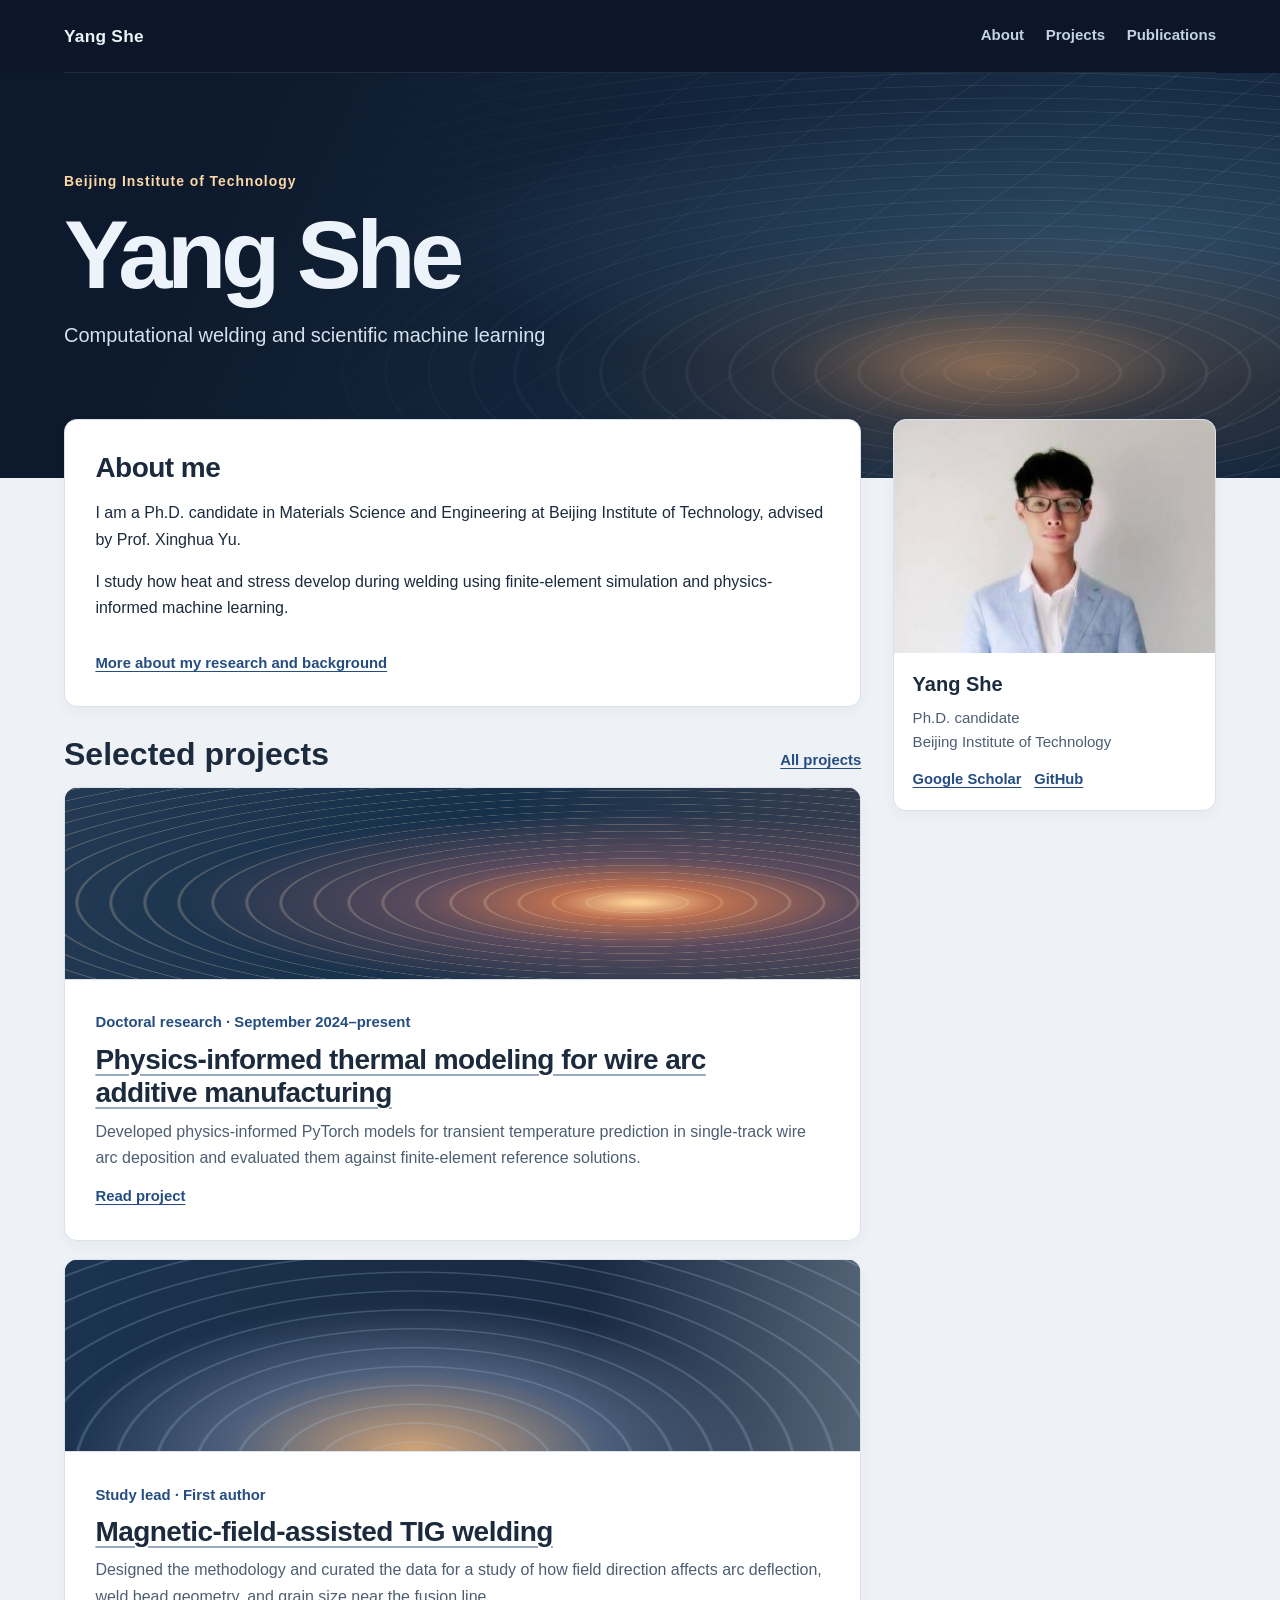
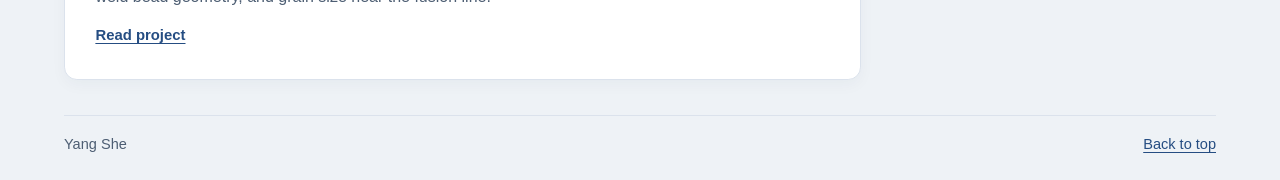
<file: index.html>
<!doctype html>
<html lang="en">
<head>
  <meta charset="utf-8">
  <meta name="viewport" content="width=device-width, initial-scale=1">
  <meta name="description" content="Research projects and publications by Yang She, a Ph.D. candidate working on computational welding and scientific machine learning.">
  <title>Yang She | Academic Homepage</title>
  <link rel="stylesheet" href="./style.css?v=3dfb4e0665cb">
</head>
<body>
  <a class="skip-link" href="#about">Skip to content</a>
  <div class="site-top">
    <header class="site-header shell">
      <a class="brand" href="./">Yang She</a>
      <nav class="site-nav" aria-label="Sections">
        <a href="./about.html">About</a>
        <a href="./projects.html">Projects</a>
        <a href="./publications.html">Publications</a>
      </nav>
    </header>
    <section class="banner" aria-labelledby="name">
      <div class="banner-inner shell">
        <p class="eyebrow">Beijing Institute of Technology</p>
        <h1 id="name">Yang She</h1>
        <p class="banner-description">Computational welding and scientific machine learning</p>
      </div>
    </section>
  </div>

  <div class="content-layout shell">
    <main class="feed">
      <article class="post-card" id="about" aria-labelledby="about-title">
        <div class="post-body">
          <h2 id="about-title">About me</h2>
          <p>I am a Ph.D. candidate in Materials Science and Engineering at Beijing Institute of Technology, advised by Prof. Xinghua Yu.</p>
          <p>I study how heat and stress develop during welding using finite-element simulation and physics-informed machine learning.</p>
          <a class="read-link" href="./about.html">More about my research and background</a>
        </div>
      </article>

      <section class="section" id="projects" aria-labelledby="projects-title">
        <div class="section-heading">
          <h2 class="section-title" id="projects-title">Selected projects</h2>
          <a class="read-link" href="./projects.html">All projects</a>
        </div>
        <ul class="project-feed" role="list">
          <li>
            <article class="post-card">
              <div class="post-cover cover-thermal" aria-hidden="true"></div>
              <div class="post-body">
                <p class="post-meta">Doctoral research · September 2024–present</p>
                <h3><a href="./projects.html#thermal-modeling">Physics-informed thermal modeling for wire arc additive manufacturing</a></h3>
                <p class="details">Developed physics-informed PyTorch models for transient temperature prediction in single-track wire arc deposition and evaluated them against finite-element reference solutions.</p>
                <a class="read-link" href="./projects.html#thermal-modeling" aria-label="Read project: Physics-informed thermal modeling">Read project</a>
              </div>
            </article>
          </li>
          <li>
            <article class="post-card">
              <div class="post-cover cover-field" aria-hidden="true"></div>
              <div class="post-body">
                <p class="post-meta">Study lead · First author</p>
                <h3><a href="./projects.html#magnetic-welding">Magnetic-field-assisted TIG welding</a></h3>
                <p class="details">Designed the methodology and curated the data for a study of how field direction affects arc deflection, weld bead geometry, and grain size near the fusion line.</p>
                <a class="read-link" href="./projects.html#magnetic-welding" aria-label="Read project: Magnetic-field-assisted TIG welding">Read project</a>
              </div>
            </article>
          </li>
        </ul>
      </section>

    </main>

    <aside class="sidebar" aria-label="Researcher profile">
      <section class="profile-card" aria-labelledby="profile-name">
        <img class="portrait" src="./portrait.jpg" alt="Portrait of Yang She" width="344" height="286" fetchpriority="high">
        <div class="profile-body">
          <h2 id="profile-name">Yang She</h2>
          <p class="details">Ph.D. candidate<br>Beijing Institute of Technology</p>
          <nav class="profile-links" aria-label="External profiles">
            <a href="https://scholar.google.com/citations?user=sxteG-IAAAAJ&amp;hl=en">Google Scholar</a>
            <a href="https://github.com/SheYanggg">GitHub</a>
          </nav>
        </div>
      </section>
    </aside>
  </div>

  <footer class="site-footer shell">
    <span>Yang She</span>
    <a href="#name">Back to top</a>
  </footer>
  <script>
    const previousSections = new Map([
      ['#education', './about.html#education'],
      ['#skills', './about.html#skills'],
      ['#publications', './publications.html'],
      ['#tig-paper', './publications.html#tig-paper'],
      ['#mbgn-paper', './publications.html#mbgn-paper'],
      ['#solver-paper', './publications.html#solver-paper']
    ]);
    function followPreviousSection() {
      const destination = previousSections.get(window.location.hash);
      if (destination) window.location.replace(destination);
    }
    followPreviousSection();
    window.addEventListener('hashchange', followPreviousSection);
  </script>
</body>
</html>
</file>
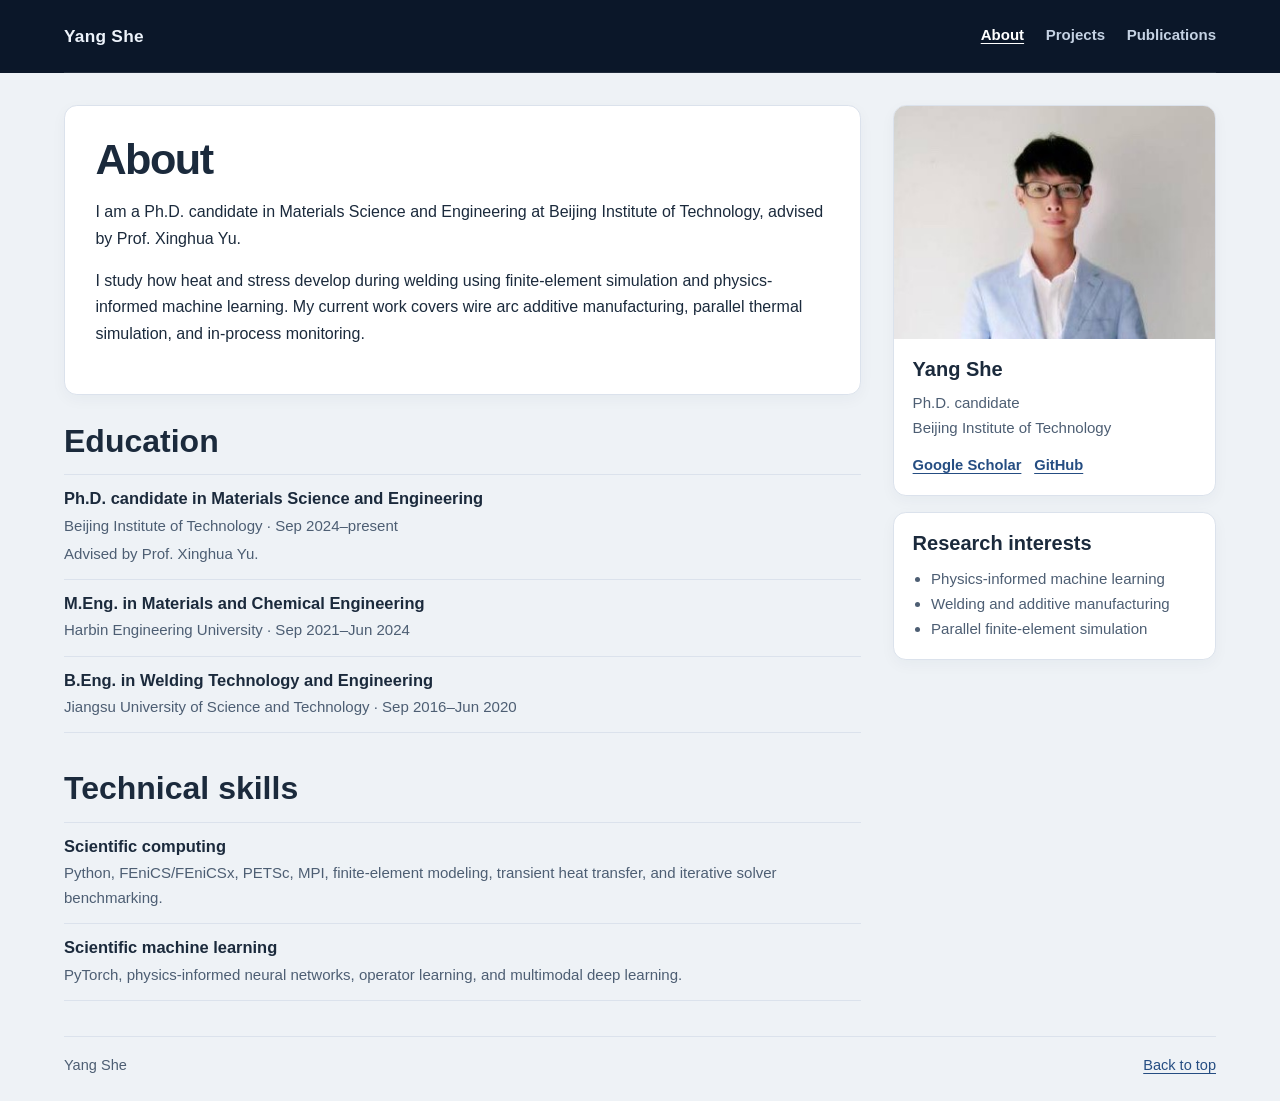
<file: about.html>
<!doctype html>
<html lang="en">
<head>
  <meta charset="utf-8">
  <meta name="viewport" content="width=device-width, initial-scale=1">
  <meta name="description" content="Research interests, education, and technical skills of Yang She, a Ph.D. candidate at Beijing Institute of Technology.">
  <title>About | Yang She</title>
  <link rel="stylesheet" href="./style.css?v=3dfb4e0665cb">
</head>
<body id="top">
  <a class="skip-link" href="#about">Skip to content</a>
  <div class="site-top">
    <header class="site-header shell">
      <a class="brand" href="./">Yang She</a>
      <nav class="site-nav" aria-label="Sections">
        <a href="./about.html" aria-current="page">About</a>
        <a href="./projects.html">Projects</a>
        <a href="./publications.html">Publications</a>
      </nav>
    </header>
  </div>

  <main class="content-layout subpage-layout shell">
    <div class="feed">
      <article class="post-card" id="about" aria-labelledby="about-title">
        <div class="post-body">
          <h1 id="about-title">About</h1>
          <p>I am a Ph.D. candidate in Materials Science and Engineering at Beijing Institute of Technology, advised by Prof. Xinghua Yu.</p>
          <p>I study how heat and stress develop during welding using finite-element simulation and physics-informed machine learning. My current work covers wire arc additive manufacturing, parallel thermal simulation, and in-process monitoring.</p>
        </div>
      </article>

      <section class="section" id="education" aria-labelledby="education-title">
        <h2 class="section-title" id="education-title">Education</h2>
        <ul class="detail-list" role="list">
          <li>
            <h3>Ph.D. candidate in Materials Science and Engineering</h3>
            <p class="details">Beijing Institute of Technology · Sep 2024–present</p>
            <p class="details">Advised by Prof. Xinghua Yu.</p>
          </li>
          <li>
            <h3>M.Eng. in Materials and Chemical Engineering</h3>
            <p class="details">Harbin Engineering University · Sep 2021–Jun 2024</p>
          </li>
          <li>
            <h3>B.Eng. in Welding Technology and Engineering</h3>
            <p class="details">Jiangsu University of Science and Technology · Sep 2016–Jun 2020</p>
          </li>
        </ul>
      </section>

      <section class="section" id="skills" aria-labelledby="skills-title">
        <h2 class="section-title" id="skills-title">Technical skills</h2>
        <ul class="detail-list" role="list">
          <li>
            <h3>Scientific computing</h3>
            <p class="details">Python, FEniCS/FEniCSx, PETSc, MPI, finite-element modeling, transient heat transfer, and iterative solver benchmarking.</p>
          </li>
          <li>
            <h3>Scientific machine learning</h3>
            <p class="details">PyTorch, physics-informed neural networks, operator learning, and multimodal deep learning.</p>
          </li>
        </ul>
      </section>
    </div>

    <aside class="sidebar" aria-label="Researcher profile">
      <section class="profile-card" aria-labelledby="profile-name">
        <img class="portrait" src="./portrait.jpg" alt="Portrait of Yang She" width="344" height="286">
        <div class="profile-body">
          <h2 id="profile-name">Yang She</h2>
          <p class="details">Ph.D. candidate<br>Beijing Institute of Technology</p>
          <nav class="profile-links" aria-label="External profiles">
            <a href="https://scholar.google.com/citations?user=sxteG-IAAAAJ&amp;hl=en">Google Scholar</a>
            <a href="https://github.com/SheYanggg">GitHub</a>
          </nav>
        </div>
      </section>
      <section class="sidebar-section" aria-labelledby="interest-title">
        <h2 id="interest-title">Research interests</h2>
        <ul role="list">
          <li>Physics-informed machine learning</li>
          <li>Welding and additive manufacturing</li>
          <li>Parallel finite-element simulation</li>
        </ul>
      </section>
    </aside>
  </main>

  <footer class="site-footer shell">
    <span>Yang She</span>
    <a href="#top">Back to top</a>
  </footer>
</body>
</html>
</file>
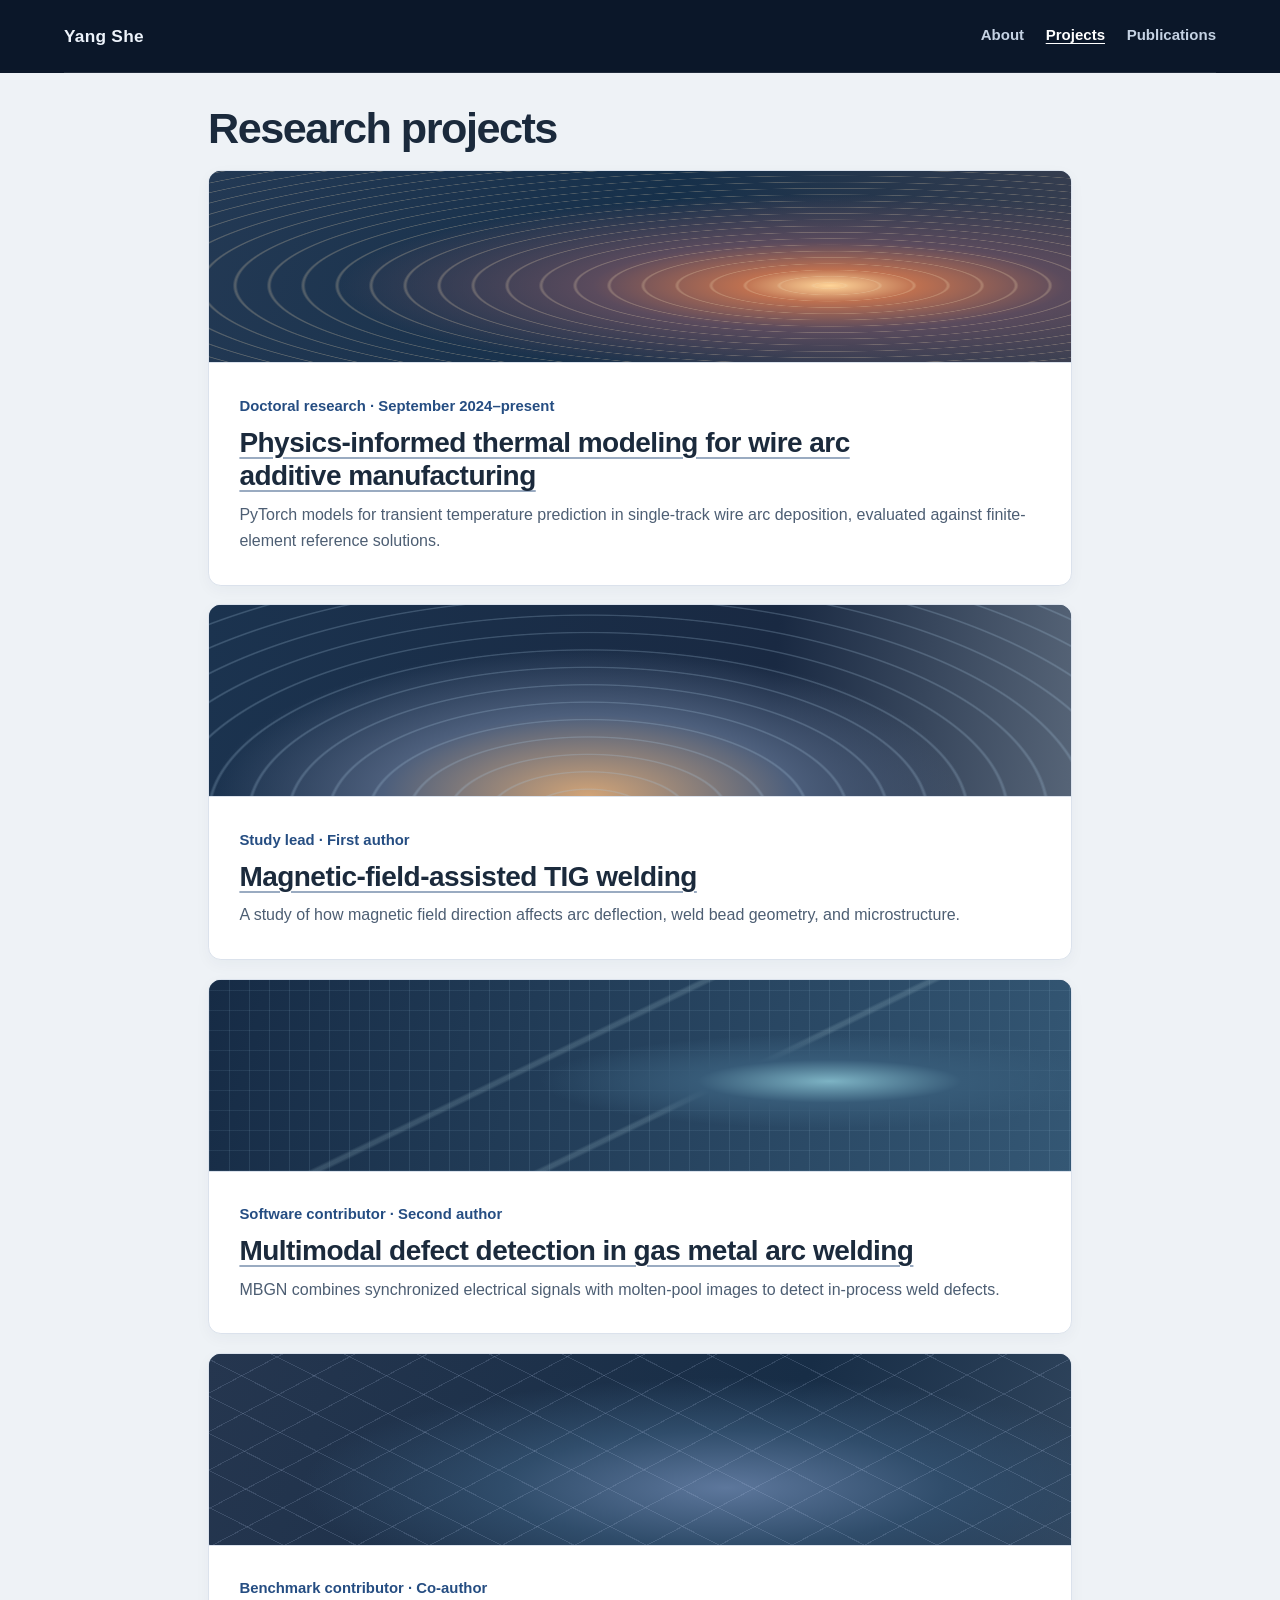
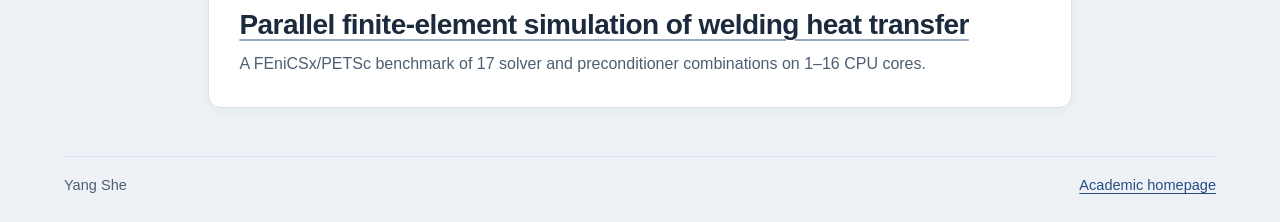
<file: projects.html>
<!doctype html>
<html lang="en">
<head>
  <meta charset="utf-8">
  <meta name="viewport" content="width=device-width, initial-scale=1">
  <meta name="description" content="Research project details on computational welding, scientific machine learning, and parallel finite-element simulation by Yang She.">
  <title>Research Projects | Yang She</title>
  <link rel="stylesheet" href="./style.css?v=3dfb4e0665cb">
</head>
<body>
  <a class="skip-link" href="#project-content">Skip to projects</a>
  <div class="site-top">
    <header class="site-header shell">
      <a class="brand" href="./">Yang She</a>
      <nav class="site-nav" aria-label="Sections">
        <a href="./about.html">About</a>
        <a href="./projects.html" aria-current="page">Projects</a>
        <a href="./publications.html">Publications</a>
      </nav>
    </header>
  </div>

  <main class="project-page shell" id="project-content">
    <section class="project-index" aria-labelledby="projects-heading">
      <h1 class="page-title" id="projects-heading">Research projects</h1>
      <ul class="project-feed" role="list">
        <li>
          <article class="post-card">
            <div class="post-cover cover-thermal" aria-hidden="true"></div>
            <div class="post-body">
              <p class="post-meta">Doctoral research · September 2024–present</p>
              <h2><a href="#thermal-modeling">Physics-informed thermal modeling for wire arc additive manufacturing</a></h2>
              <p class="details">PyTorch models for transient temperature prediction in single-track wire arc deposition, evaluated against finite-element reference solutions.</p>
            </div>
          </article>
        </li>
        <li>
          <article class="post-card">
            <div class="post-cover cover-field" aria-hidden="true"></div>
            <div class="post-body">
              <p class="post-meta">Study lead · First author</p>
              <h2><a href="#magnetic-welding">Magnetic-field-assisted TIG welding</a></h2>
              <p class="details">A study of how magnetic field direction affects arc deflection, weld bead geometry, and microstructure.</p>
            </div>
          </article>
        </li>
        <li>
          <article class="post-card">
            <div class="post-cover cover-monitoring" aria-hidden="true"></div>
            <div class="post-body">
              <p class="post-meta">Software contributor · Second author</p>
              <h2><a href="#defect-detection">Multimodal defect detection in gas metal arc welding</a></h2>
              <p class="details">MBGN combines synchronized electrical signals with molten-pool images to detect in-process weld defects.</p>
            </div>
          </article>
        </li>
        <li>
          <article class="post-card">
            <div class="post-cover cover-solver" aria-hidden="true"></div>
            <div class="post-body">
              <p class="post-meta">Benchmark contributor · Co-author</p>
              <h2><a href="#parallel-simulation">Parallel finite-element simulation of welding heat transfer</a></h2>
              <p class="details">A FEniCSx/PETSc benchmark of 17 solver and preconditioner combinations on 1–16 CPU cores.</p>
            </div>
          </article>
        </li>
      </ul>
    </section>
    <a class="back-link project-back" href="./projects.html">All research projects</a>

    <article class="project-detail post-card" id="thermal-modeling">
      <div class="post-cover cover-thermal" aria-hidden="true"></div>
      <div class="post-body article-content">
        <p class="post-meta">Doctoral research · September 2024–present</p>
        <h1>Physics-informed thermal modeling for wire arc additive manufacturing</h1>
        <p>The temperature field in wire arc deposition changes throughout the pass. This project studies how physics-informed models can predict that transient field for a single track.</p>
        <h2>My contribution</h2>
        <p>I developed the models in PyTorch and used finite-element reference solutions to benchmark the temperature predictions.</p>
        <h2>Research focus</h2>
        <p>The comparison grounds the machine-learning predictions in the same thermal problem as the numerical reference. This work forms part of my doctoral research on welding thermomechanics.</p>
      </div>
    </article>

    <article class="project-detail post-card" id="magnetic-welding">
      <div class="post-cover cover-field" aria-hidden="true"></div>
      <div class="post-body article-content">
        <p class="post-meta">Study lead · First author</p>
        <h1>Magnetic-field-assisted TIG welding</h1>
        <p>This study investigated how the direction of a static magnetic field influences arc deflection, weld bead geometry, and microstructure during TIG welding of Q235 steel.</p>
        <h2>My contribution</h2>
        <p>I led study design and data curation and wrote the first draft of the article. The study compared weld-bead measurements with microstructural evidence from electron backscatter diffraction.</p>
        <h2>Findings</h2>
        <p>Changing field direction affected where the arc deflected and how the bead formed. Among the orientations tested, the study reported a fusion-line grain size of 3.47 µm under the X-directed field and 3.99 µm under the Y-directed field.</p>
        <p class="article-sources"><a href="https://doi.org/10.1016/j.matlet.2026.140372">Read the Materials Letters paper</a></p>
      </div>
    </article>

    <article class="project-detail post-card" id="defect-detection">
      <div class="post-cover cover-monitoring" aria-hidden="true"></div>
      <div class="post-body article-content">
        <p class="post-meta">Software contributor · Second author</p>
        <h1>Multimodal defect detection in gas metal arc welding</h1>
        <p>MBGN uses signals collected during welding to identify defects. It combines synchronized current and voltage waveforms with high-speed molten-pool images.</p>
        <h2>My contribution</h2>
        <p>I contributed software to the project. The model fuses waveform and visual features in a bidirectional feature pyramid and applies a learned gate before classification.</p>
        <h2>Evaluation</h2>
        <p>On the held-out evaluation set, MBGN reached 0.748 accuracy and 0.719 macro-F1. Its macro-F1 was 0.120 higher than that of the strongest task-matched multimodal baseline reported in the paper.</p>
        <p class="article-sources"><a href="https://doi.org/10.1016/j.ymssp.2026.114696">Read the Mechanical Systems and Signal Processing paper</a></p>
      </div>
    </article>

    <article class="project-detail post-card" id="parallel-simulation">
      <div class="post-cover cover-solver" aria-hidden="true"></div>
      <div class="post-body article-content">
        <p class="post-meta">Benchmark contributor · Co-author</p>
        <h1>Parallel finite-element simulation of welding heat transfer</h1>
        <p>Large transient thermal simulations spend a substantial share of their compute time solving sparse linear systems. This work compared solver and preconditioner configurations using FEniCSx and PETSc.</p>
        <h2>My contribution</h2>
        <p>I contributed to multicore performance evaluation and solver benchmarking for three-dimensional transient welding simulations.</p>
        <h2>Benchmark scope</h2>
        <p>The team compared 17 solver and preconditioner combinations on 1–16 CPU cores while holding the physical model, discretization, and solver controls fixed. The thermal model was checked against published 304 stainless steel welding data.</p>
        <ul class="article-sources">
          <li><a href="https://doi.org/10.1016/j.cwe.2026.100070">Read the China Welding solver benchmark</a></li>
          <li><a href="https://doi.org/10.1088/1742-6596/3277/1/012099">Read the related multicore scaling study</a></li>
        </ul>
      </div>
    </article>
  </main>

  <footer class="site-footer shell">
    <span>Yang She</span>
    <a href="./">Academic homepage</a>
  </footer>
</body>
</html>
</file>
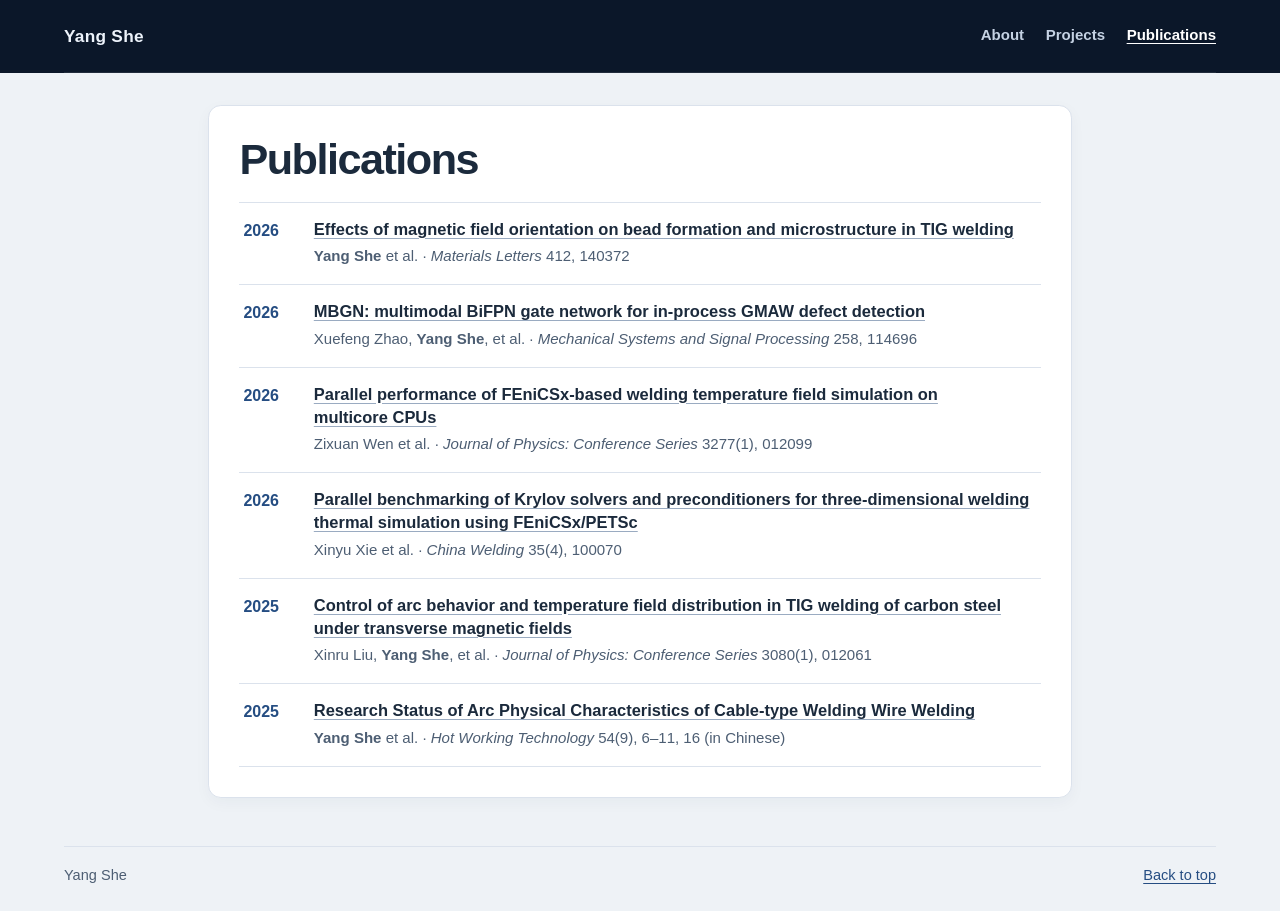
<file: publications.html>
<!doctype html>
<html lang="en">
<head>
  <meta charset="utf-8">
  <meta name="viewport" content="width=device-width, initial-scale=1">
  <meta name="description" content="Publications by Yang She on computational welding, scientific machine learning, and welding process monitoring.">
  <title>Publications | Yang She</title>
  <link rel="stylesheet" href="./style.css?v=3dfb4e0665cb">
</head>
<body id="top">
  <a class="skip-link" href="#publications">Skip to publications</a>
  <div class="site-top">
    <header class="site-header shell">
      <a class="brand" href="./">Yang She</a>
      <nav class="site-nav" aria-label="Sections">
        <a href="./about.html">About</a>
        <a href="./projects.html">Projects</a>
        <a href="./publications.html" aria-current="page">Publications</a>
      </nav>
    </header>
  </div>

  <main class="project-page shell" id="publications">
    <article class="post-card" aria-labelledby="publications-title">
      <div class="post-body">
        <h1 class="section-title" id="publications-title">Publications</h1>
        <ul class="publication-list" role="list">
          <li class="publication" id="tig-paper">
            <time class="publication-year" datetime="2026">2026</time>
            <div class="publication-copy">
              <h2><a href="https://doi.org/10.1016/j.matlet.2026.140372">Effects of magnetic field orientation on bead formation and microstructure in TIG welding</a></h2>
              <p class="details"><strong>Yang She</strong> et al. · <cite>Materials Letters</cite> 412, 140372</p>
            </div>
          </li>
          <li class="publication" id="mbgn-paper">
            <time class="publication-year" datetime="2026">2026</time>
            <div class="publication-copy">
              <h2><a href="https://doi.org/10.1016/j.ymssp.2026.114696">MBGN: multimodal BiFPN gate network for in-process GMAW defect detection</a></h2>
              <p class="details">Xuefeng Zhao, <strong>Yang She</strong>, et al. · <cite>Mechanical Systems and Signal Processing</cite> 258, 114696</p>
            </div>
          </li>
          <li class="publication">
            <time class="publication-year" datetime="2026">2026</time>
            <div class="publication-copy">
              <h2><a href="https://doi.org/10.1088/1742-6596/3277/1/012099">Parallel performance of FEniCSx-based welding temperature field simulation on multicore CPUs</a></h2>
              <p class="details">Zixuan Wen et al. · <cite>Journal of Physics: Conference Series</cite> 3277(1), 012099</p>
            </div>
          </li>
          <li class="publication" id="solver-paper">
            <time class="publication-year" datetime="2026">2026</time>
            <div class="publication-copy">
              <h2><a href="https://doi.org/10.1016/j.cwe.2026.100070">Parallel benchmarking of Krylov solvers and preconditioners for three-dimensional welding thermal simulation using FEniCSx/PETSc</a></h2>
              <p class="details">Xinyu Xie et al. · <cite>China Welding</cite> 35(4), 100070</p>
            </div>
          </li>
          <li class="publication">
            <time class="publication-year" datetime="2025">2025</time>
            <div class="publication-copy">
              <h2><a href="https://doi.org/10.1088/1742-6596/3080/1/012061">Control of arc behavior and temperature field distribution in TIG welding of carbon steel under transverse magnetic fields</a></h2>
              <p class="details">Xinru Liu, <strong>Yang She</strong>, et al. · <cite>Journal of Physics: Conference Series</cite> 3080(1), 012061</p>
            </div>
          </li>
          <li class="publication">
            <time class="publication-year" datetime="2025">2025</time>
            <div class="publication-copy">
              <h2><a href="https://www.rjggy.com/article/doi/10.14158/j.cnki.1001-3814.20230690">Research Status of Arc Physical Characteristics of Cable-type Welding Wire Welding</a></h2>
              <p class="details"><strong>Yang She</strong> et al. · <cite>Hot Working Technology</cite> 54(9), 6–11, 16 (in Chinese)</p>
            </div>
          </li>
        </ul>
      </div>
    </article>
  </main>

  <footer class="site-footer shell">
    <span>Yang She</span>
    <a href="#top">Back to top</a>
  </footer>
</body>
</html>
</file>
<file: style.css>
:root {
  color-scheme: light;
  --dark: #142236;
  --dark-deep: #0b1729;
  --dark-text: #edf3fb;
  --background: #eef2f6;
  --panel: #fff;
  --line: #dbe2ec;
  --text: #1b2a3c;
  --muted: #4d5e73;
  --accent: #254d82;
  --accent-warm: #fbd8a6;
  --page-width: 72rem;
  font-family: -apple-system, BlinkMacSystemFont, 'Segoe UI', sans-serif;
  font-size: 100%;
  line-height: 1.65;
  color: var(--text);
  background: var(--background);
}

*, *::before, *::after { box-sizing: border-box; }
body { margin: 0; }
img { display: block; max-width: 100%; }
a { color: var(--accent); text-underline-offset: 0.19em; }
a:focus-visible { outline: 2px solid currentColor; outline-offset: 4px; border-radius: 0.2rem; }
.shell { width: min(var(--page-width), calc(100% - 3rem)); margin-inline: auto; }

.skip-link {
  position: fixed;
  z-index: 5;
  top: 0.85rem;
  left: 0.85rem;
  padding: 0.45rem 0.85rem;
  transform: translateY(-250%);
  border-radius: 0.4rem;
  color: var(--dark);
  background: var(--accent-warm);
}
.skip-link:focus { transform: translateY(0); }

.site-top { background: var(--dark-deep); }
.site-header {
  display: flex;
  align-items: center;
  justify-content: space-between;
  flex-wrap: wrap;
  gap: 0.45rem 1.5rem;
  min-height: 4.55rem;
  padding-block: 0.75rem;
  color: var(--dark-text);
  border-bottom: 1px solid #ffffff17;
}
.brand {
  color: inherit;
  font-size: 1.08rem;
  font-weight: 700;
  letter-spacing: 0.015em;
  text-decoration: none;
}
.site-nav { display: flex; flex-wrap: wrap; gap: 0.12rem 1.35rem; }
.site-nav a {
  padding-block: 0.28rem;
  color: #c5d2e3;
  font-size: 0.94rem;
  font-weight: 550;
  text-decoration: none;
}
.site-nav a:hover, .site-nav a[aria-current='page'] { color: #fff; text-decoration: underline; }

.banner {
  position: relative;
  isolation: isolate;
  color: var(--dark-text);
  background: radial-gradient(ellipse at 88% 41%, #2d4962 0%, transparent 45%),
    linear-gradient(115deg, #0d192c 14%, #182e47 77%, #13263d 100%);
}
.banner::before {
  position: absolute;
  z-index: -1;
  inset: 0;
  background:
    radial-gradient(ellipse at 77% 72%, #e0a06b62, transparent 15%),
    radial-gradient(ellipse at 78% 72%, #bf794152, transparent 34%),
    repeating-radial-gradient(ellipse at 79% 74%, transparent 0 21px, #b8c9e31c 23px 24px, transparent 26px 43px),
    repeating-linear-gradient(146deg, transparent 0 23px, #abc4dd19 24px, transparent 25px 53px);
  mask-image: linear-gradient(100deg, transparent 22%, #000 72%);
  content: '';
  pointer-events: none;
}
.banner-inner {
  position: relative;
  padding-block: clamp(4.3rem, 7.6vw, 7.6rem) clamp(6.3rem, 10vw, 9.3rem);
}
.eyebrow {
  margin: 0 0 0.9rem;
  color: var(--accent-warm);
  font-size: 0.87rem;
  font-weight: 660;
  letter-spacing: 0.07em;
}
.banner h1 {
  max-width: 18ch;
  margin: 0;
  font-size: clamp(2.7rem, 7.6vw, 6.2rem);
  font-weight: 695;
  line-height: 0.99;
  letter-spacing: -0.055em;
  text-wrap: balance;
}
.banner-description {
  max-width: 38rem;
  margin: 1rem 0 0;
  color: #d5e1ef;
  font-size: clamp(1.02rem, 2.2vw, 1.25rem);
  line-height: 1.5;
}

.content-layout {
  position: relative;
  display: grid;
  grid-template-columns: minmax(0, 2.47fr) minmax(13rem, 1fr);
  align-items: start;
  gap: clamp(1rem, 2.6vw, 2rem);
  margin-top: -3.65rem;
}
.content-layout.subpage-layout { margin-top: 2rem; }
.feed, .sidebar { min-width: 0; }
.feed > .post-card + .section { margin-top: 1.65rem; }
.section-heading {
  display: flex;
  justify-content: space-between;
  align-items: baseline;
  flex-wrap: wrap;
  gap: 0.35rem 1rem;
  margin-bottom: 0.82rem;
}
.section-heading .section-title, .section-heading .read-link { margin: 0; }
.project-feed, .publication-list, .detail-list { margin: 0; padding: 0; list-style: none; }
.project-feed { display: grid; gap: 1.15rem; }
.section { margin-bottom: 2.2rem; scroll-margin-top: 1.25rem; }
.section-title { margin: 0 0 0.82rem; font-size: clamp(1.42rem, 3.3vw, 2rem); line-height: 1.25; }
.post-card, .profile-card, .sidebar-section {
  overflow: hidden;
  border: 1px solid var(--line);
  border-radius: 0.8rem;
  background: var(--panel);
  box-shadow: 0 0.3rem 0.9rem #2135510a;
}
.post-body { padding: clamp(1.15rem, 3vw, 1.9rem); }
.post-card h2, .post-card h3 {
  margin: 0;
  font-size: clamp(1.25rem, 3.6vw, 1.75rem);
  font-weight: 680;
  line-height: 1.2;
  letter-spacing: -0.019em;
  text-wrap: pretty;
}
.post-card h2 a, .post-card h3 a { color: var(--text); text-decoration-color: #9aabc1; }
.post-card h2 a:hover, .post-card h3 a:hover { color: var(--accent); }
.post-meta {
  margin: 0 0 0.48rem;
  color: var(--accent);
  font-size: 0.93rem;
  font-weight: 650;
}
.details { margin: 0.55rem 0 0; color: var(--muted); }
.read-link {
  display: inline-block;
  margin-top: 0.8rem;
  color: var(--accent);
  font-size: 0.93rem;
  font-weight: 700;
}
.read-link:hover, .back-link:hover { color: #102b4f; }

.post-cover {
  min-height: clamp(7.5rem, 15vw, 12rem);
  border-bottom: 1px solid var(--line);
  background-color: #18324d;
}
.cover-thermal {
  background-image: repeating-radial-gradient(ellipse at 72% 60%, transparent 0 14px, #f0d9b13d 16px 17px, transparent 19px 34px),
    radial-gradient(ellipse at 72% 60%, #ffd598 0%, #bd7050 10%, #5b4b5d 27%, transparent 56%),
    linear-gradient(110deg, #233954, #16304a 51%, #3a3f50);
}
.cover-field {
  background-image: repeating-radial-gradient(ellipse at 44% 110%, transparent 0 17px, #a9c8e03d 19px 20px, transparent 22px 40px),
    radial-gradient(ellipse at 44% 100%, #d2a477, #4d5f7c 30%, transparent 55%),
    linear-gradient(95deg, #1b334f, #192942 65%, #566477);
}
.cover-monitoring {
  background-image: radial-gradient(ellipse at 72% 53%, #7db3c4 0%, #375b78 15%, transparent 33%),
    linear-gradient(154deg, transparent 39%, #a8c8d233 39.5% 40%, transparent 40.5% 57%, #a8c8d232 57.5% 58%, transparent 58.5%),
    repeating-linear-gradient(90deg, #91b9d224 0 1px, transparent 1px 20px),
    repeating-linear-gradient(0deg, #91b9d21c 0 1px, transparent 1px 20px),
    linear-gradient(105deg, #162b45, #345774);
}
.cover-solver {
  background-image: repeating-linear-gradient(27deg, #b1c3e42b 0 1px, transparent 1px 33px),
    repeating-linear-gradient(152deg, #b1c3e42b 0 1px, transparent 1px 34px),
    radial-gradient(ellipse at 60% 70%, #5d779c 0%, #304d6b 30%, transparent 58%),
    linear-gradient(110deg, #25364f, #172d46 65%, #31465e);
}

.profile-card { display: grid; align-content: start; }
.portrait { width: 100%; height: auto; aspect-ratio: 344 / 250; object-fit: cover; object-position: center 36%; }
.profile-body { min-width: 0; padding: 1.15rem; }
.profile-body h2, .sidebar-section h2 { margin: 0; font-size: 1.25rem; line-height: 1.25; }
.profile-body .details, .sidebar-section li { font-size: 0.94rem; }
.profile-links {
  display: flex;
  flex-wrap: wrap;
  gap: 0.22rem 0.8rem;
  margin-top: 0.75rem;
}
.profile-links a { font-size: 0.92rem; font-weight: 650; }
.sidebar-section { margin-top: 1rem; padding: 1.1rem 1.15rem; }
.sidebar-section ul { margin: 0.7rem 0 0; padding-inline-start: 1.15rem; color: var(--muted); }

.publication-list, .detail-list { border-top: 1px solid var(--line); }
.publication {
  display: grid;
  grid-template-columns: 3.5rem minmax(0, 1fr);
  gap: 0.2rem 0.9rem;
  padding: 0.95rem 0.25rem;
  border-bottom: 1px solid var(--line);
  scroll-margin-top: 1.25rem;
}
.publication:target { background: #e3ebf6; }
.publication-year { margin: 0; color: var(--accent); font-weight: 680; }
.publication-copy { min-width: 0; }
.post-card .publication h2, .detail-list h3 { margin: 0; font-size: 1.03rem; line-height: 1.4; letter-spacing: normal; }
.publication .details, .detail-list .details { margin-top: 0.2rem; font-size: 0.94rem; }
.detail-list > li { padding: 0.77rem 0; border-bottom: 1px solid var(--line); }

.project-page { max-width: 54rem; padding-block: 2rem 3rem; }
.page-title, .post-body h1 { margin: 0; font-size: clamp(1.85rem, 4vw, 2.7rem); line-height: 1.09; letter-spacing: -0.035em; }
.page-title, .post-body h1.section-title { margin-bottom: 1.15rem; }
.project-detail, .project-back { display: none; }
.project-detail:target { display: block; scroll-margin-top: 4.75rem; }
.project-page:has(.project-detail:target) .project-index { display: none; }
.project-page:has(.project-detail:target) .project-back { display: inline-block; }
.back-link { margin-bottom: 1rem; font-weight: 650; }
.article-content { max-width: 68ch; }
.article-content p { margin-block: 0.9rem; }
.article-sources { margin-top: 1.2rem; padding-top: 0.75rem; border-top: 1px solid var(--line); }

.site-footer {
  display: flex;
  justify-content: space-between;
  flex-wrap: wrap;
  gap: 0.55rem 1rem;
  padding-block: 1rem 1.5rem;
  border-top: 1px solid var(--line);
  color: var(--muted);
  font-size: 0.91rem;
}
.site-footer p { margin: 0; }

@media (max-width: 47rem) {
  .shell { width: min(var(--page-width), calc(100% - 2rem)); }
  .site-header { min-height: 3.9rem; }
  .site-nav { column-gap: 0.9rem; }
  .site-nav a { font-size: 0.88rem; }
  .banner-inner { padding-block: 3.5rem 5.9rem; }
  .content-layout { grid-template-columns: minmax(0, 1fr); gap: 1rem; margin-top: -2.75rem; }
  .sidebar { order: -1; }
  .subpage-layout .sidebar { order: 0; }
  .profile-card { grid-template-columns: minmax(5.1rem, 0.29fr) minmax(0, 1fr); align-items: center; }
  .portrait { align-self: stretch; width: 100%; height: 100%; min-height: 5.5rem; aspect-ratio: auto; }
  .profile-body { padding: 0.8rem 0.92rem; }
  .sidebar-section { margin-top: 0.7rem; padding: 0.75rem 0.92rem; }
  .sidebar-section ul { display: flex; flex-wrap: wrap; gap: 0.2rem 1.2rem; margin-top: 0.3rem; }
}

@media (max-width: 25rem) {
  .site-header { gap: 0.3rem 1rem; }
  .site-nav { flex: 1 0 100%; justify-content: space-between; gap: 0.1rem 0.55rem; }
  .banner-inner { padding-block: 2.6rem 4.85rem; }
  .banner h1 { font-size: clamp(2.35rem, 11vw, 3.2rem); }
  .publication { grid-template-columns: minmax(0, 1fr); }
  .post-body { padding: 1.1rem; }
}
</file>
